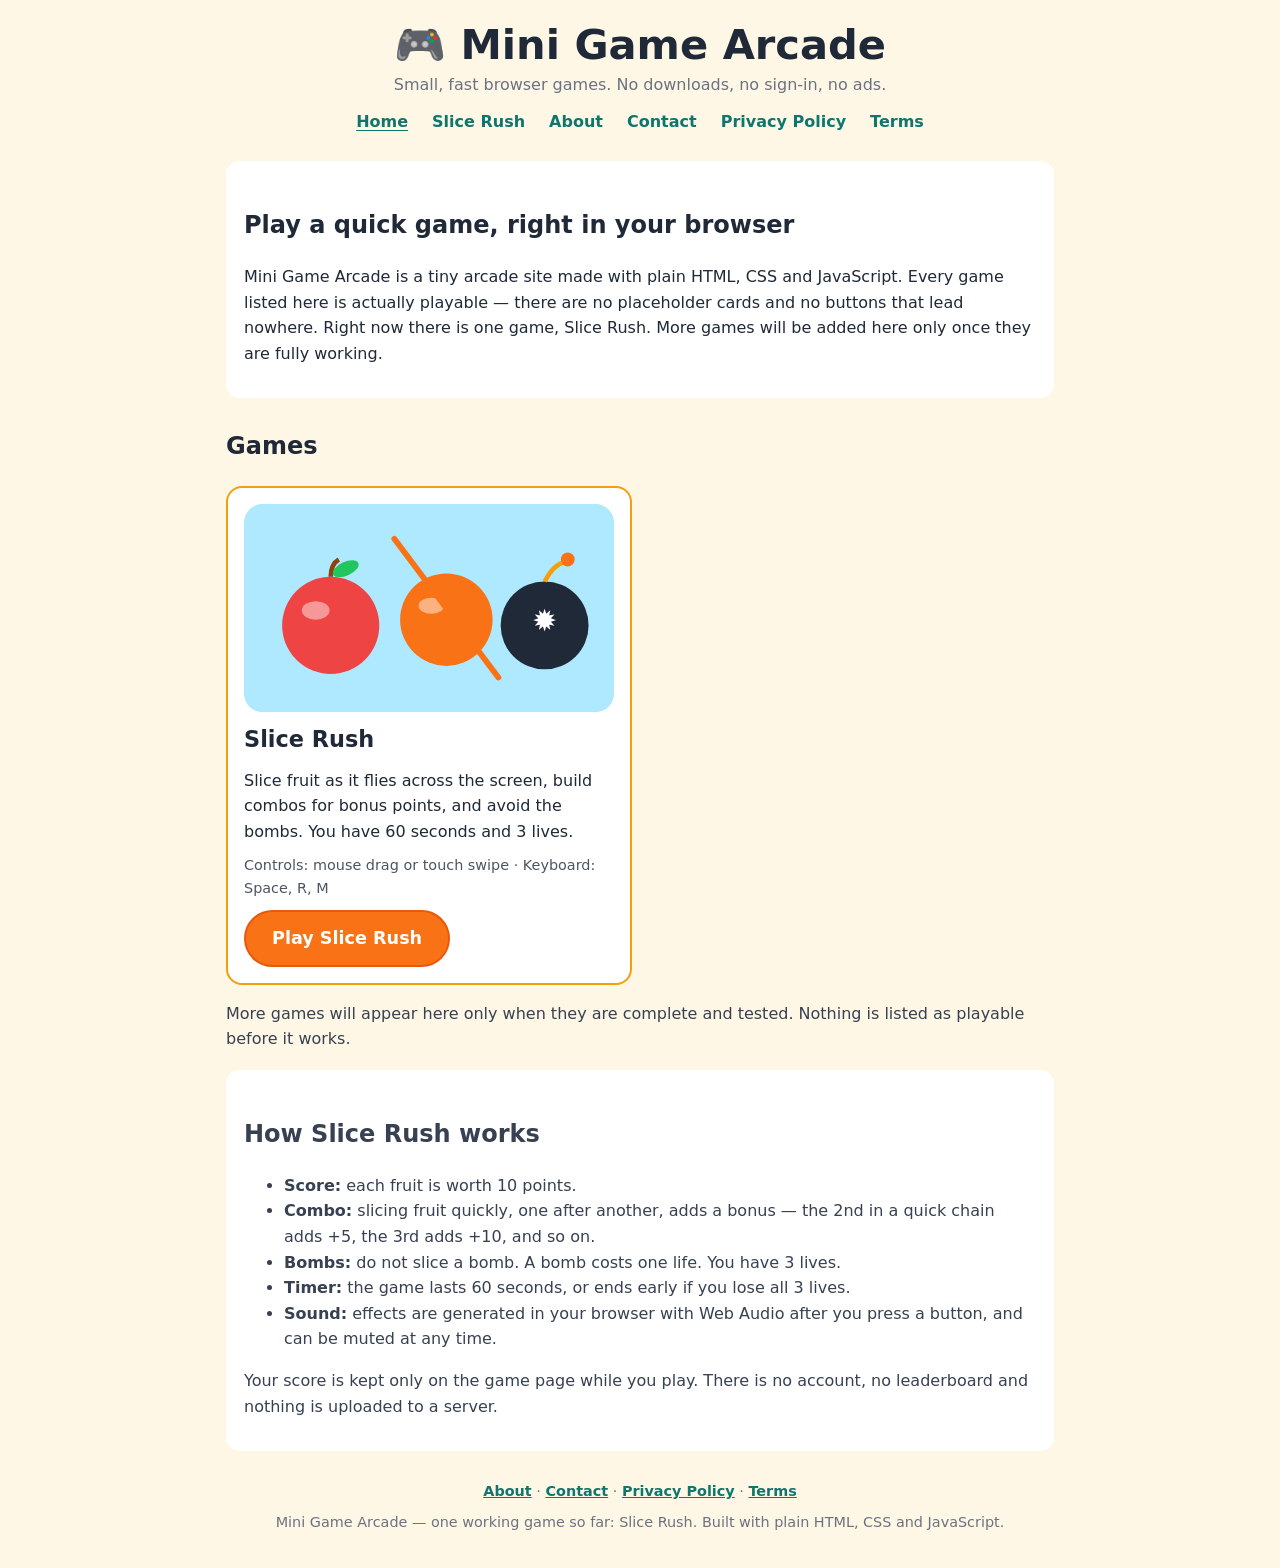
<file: index.html>
<!DOCTYPE html>
<html lang="en">
<head>
<meta charset="UTF-8">
<meta name="viewport" content="width=device-width, initial-scale=1.0, viewport-fit=cover">
<title>Mini Game Arcade — Free browser mini-games</title>
<meta name="description" content="Mini Game Arcade is a small, fast, static arcade site. Play Slice Rush, an original fruit-slicing mini-game, in your browser. No downloads, no sign-in, no ads.">
<link rel="stylesheet" href="styles.css">
</head>
<body>
<a class="skip-link" href="#games">Skip to games</a>
<header class="site-header arcade-header">
  <h1>🎮 Mini Game Arcade</h1>
  <p class="tagline">Small, fast browser games. No downloads, no sign-in, no ads.</p>
  <nav class="site-nav" aria-label="Main navigation">
    <a href="index.html" aria-current="page">Home</a>
    <a href="games/slice-rush/">Slice Rush</a>
    <a href="about.html">About</a>
    <a href="contact.html">Contact</a>
    <a href="privacy.html">Privacy Policy</a>
    <a href="terms.html">Terms</a>
  </nav>
</header>

<main class="page-shell">
  <section class="intro">
    <h2>Play a quick game, right in your browser</h2>
    <p>Mini Game Arcade is a tiny arcade site made with plain HTML, CSS and JavaScript. Every game listed here is actually playable — there are no placeholder cards and no buttons that lead nowhere. Right now there is one game, Slice Rush. More games will be added here only once they are fully working.</p>
  </section>

  <section id="games" aria-labelledby="games-heading">
    <h2 id="games-heading">Games</h2>
    <div class="game-grid">
      <article class="game-card">
        <div class="thumb" role="img" aria-label="Original illustration: three simple code-drawn fruits, one sliced in half, and a dark bomb to avoid">
          <svg viewBox="0 0 320 180" xmlns="http://www.w3.org/2000/svg" aria-hidden="true">
            <rect width="320" height="180" rx="16" fill="#aee9ff"/>
            <circle cx="75" cy="105" r="42" fill="#ef4444"/>
            <ellipse cx="62" cy="92" rx="12" ry="8" fill="#ffffff" opacity="0.45"/>
            <path d="M75 63 Q75 52 82 48" stroke="#92400e" stroke-width="4" fill="none"/>
            <ellipse cx="88" cy="56" rx="12" ry="6" fill="#22c55e" transform="rotate(-25 88 56)"/>
            <circle cx="175" cy="100" r="40" fill="#f97316"/>
            <ellipse cx="162" cy="88" rx="11" ry="7" fill="#ffffff" opacity="0.45"/>
            <circle cx="260" cy="105" r="38" fill="#1f2937"/>
            <path d="M260 67 Q268 52 278 50" stroke="#f59e0b" stroke-width="4" fill="none"/>
            <circle cx="280" cy="48" r="6" fill="#f97316"/>
            <text x="260" y="110" text-anchor="middle" font-size="26" fill="#ffffff">✹</text>
            <line x1="130" y1="30" x2="220" y2="150" stroke="#f97316" stroke-width="5" stroke-linecap="round"/>
          </svg>
        </div>
        <h3>Slice Rush</h3>
        <p>Slice fruit as it flies across the screen, build combos for bonus points, and avoid the bombs. You have 60 seconds and 3 lives.</p>
        <p class="card-meta">Controls: mouse drag or touch swipe &middot; Keyboard: Space, R, M</p>
        <a class="btn primary" href="games/slice-rush/">Play Slice Rush</a>
      </article>
    </div>
    <p class="note">More games will appear here only when they are complete and tested. Nothing is listed as playable before it works.</p>
  </section>

  <section class="how-it-works">
    <h2>How Slice Rush works</h2>
    <ul>
      <li><strong>Score:</strong> each fruit is worth 10 points.</li>
      <li><strong>Combo:</strong> slicing fruit quickly, one after another, adds a bonus — the 2nd in a quick chain adds +5, the 3rd adds +10, and so on.</li>
      <li><strong>Bombs:</strong> do not slice a bomb. A bomb costs one life. You have 3 lives.</li>
      <li><strong>Timer:</strong> the game lasts 60 seconds, or ends early if you lose all 3 lives.</li>
      <li><strong>Sound:</strong> effects are generated in your browser with Web Audio after you press a button, and can be muted at any time.</li>
    </ul>
    <p>Your score is kept only on the game page while you play. There is no account, no leaderboard and nothing is uploaded to a server.</p>
  </section>
</main>

<footer class="site-footer">
  <nav aria-label="Footer navigation">
    <a href="about.html">About</a> &middot;
    <a href="contact.html">Contact</a> &middot;
    <a href="privacy.html">Privacy Policy</a> &middot;
    <a href="terms.html">Terms</a>
  </nav>
  <p>Mini Game Arcade — one working game so far: Slice Rush. Built with plain HTML, CSS and JavaScript.</p>
</footer>
</body>
</html>
</file>
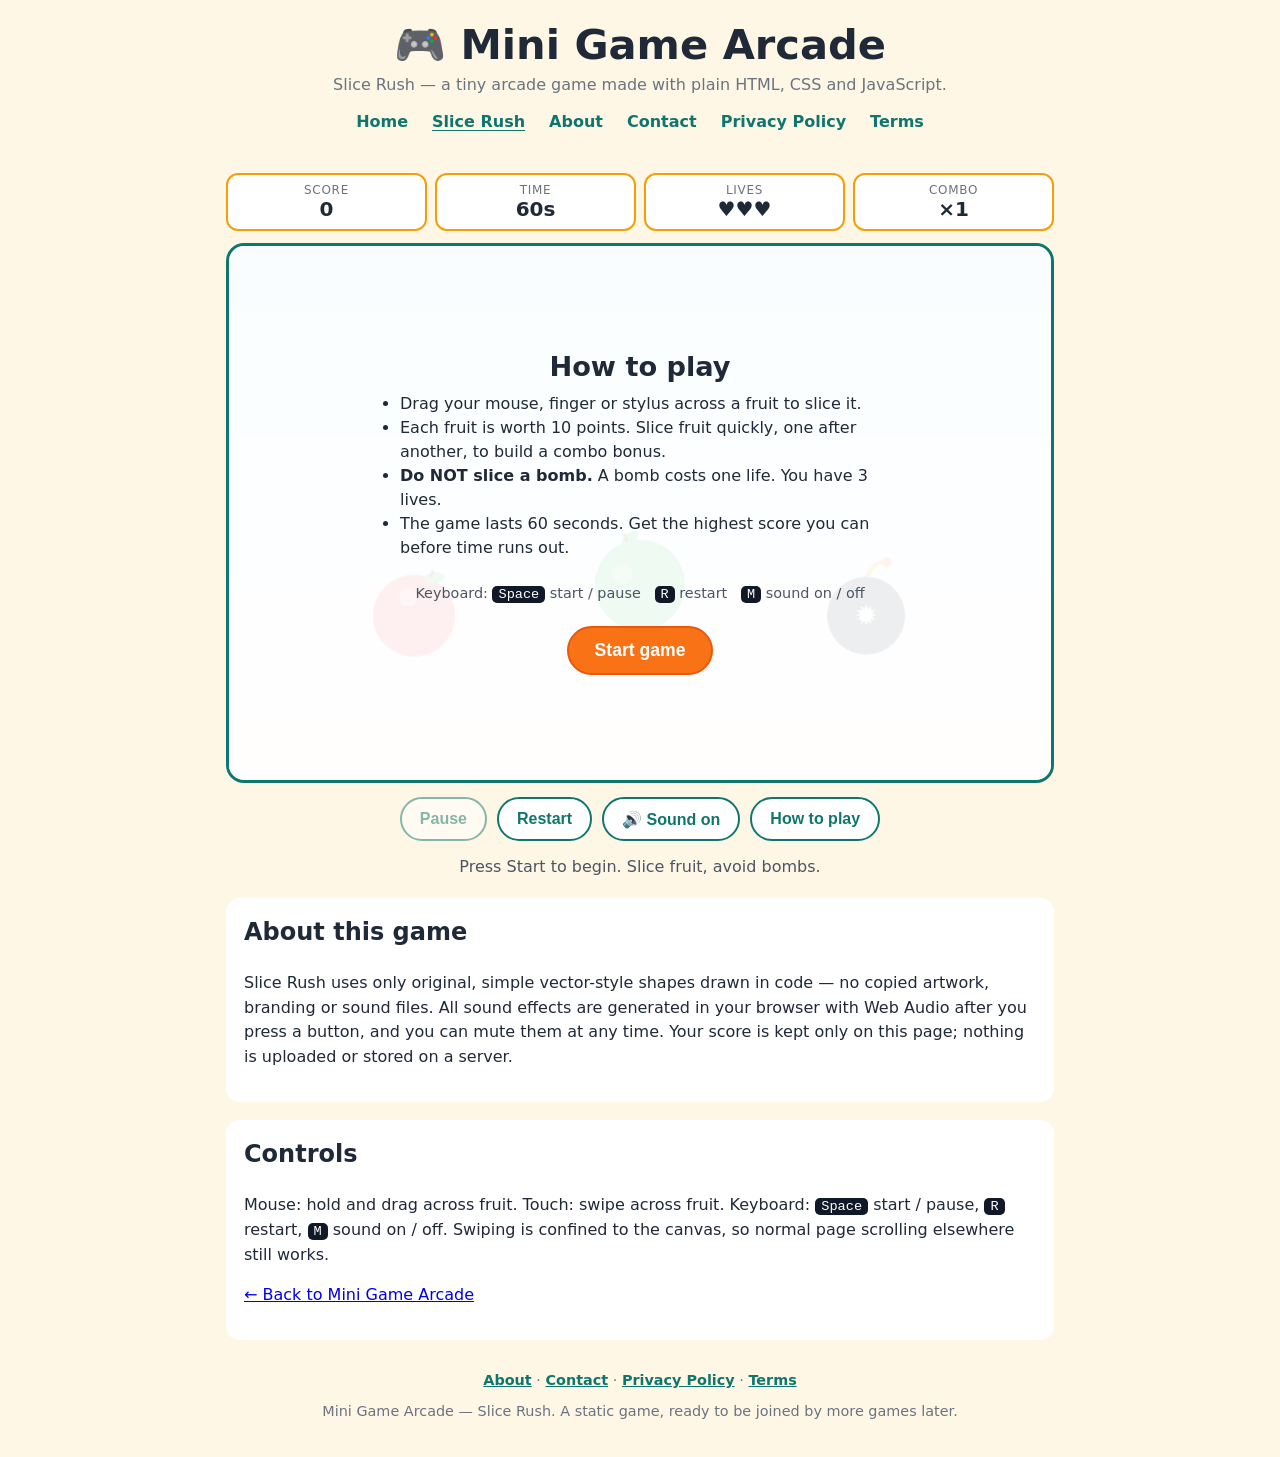
<file: games/slice-rush/index.html>
<!DOCTYPE html>
<html lang="en">
<head>
<meta charset="UTF-8">
<meta name="viewport" content="width=device-width, initial-scale=1.0, viewport-fit=cover">
<title>Slice Rush — Mini Game Arcade</title>
<meta name="description" content="Slice Rush is a free, original fruit-slicing mini-game. Slice fruit, build combos, and avoid the bombs. No downloads, no sign-in.">
<link rel="stylesheet" href="../../styles.css">
</head>
<body>
<a class="skip-link" href="#gameCanvas">Skip to game</a>
<header class="site-header arcade-header">
  <h1>🎮 Mini Game Arcade</h1>
  <p class="tagline">Slice Rush — a tiny arcade game made with plain HTML, CSS and JavaScript.</p>
  <nav class="site-nav" aria-label="Main navigation">
    <a href="../../index.html">Home</a>
    <a href="./" aria-current="page">Slice Rush</a>
    <a href="../../about.html">About</a>
    <a href="../../contact.html">Contact</a>
    <a href="../../privacy.html">Privacy Policy</a>
    <a href="../../terms.html">Terms</a>
  </nav>
</header>

<main class="game-shell">
  <section class="hud" aria-label="Game status">
    <div class="stat"><span class="label">Score</span><strong id="score">0</strong></div>
    <div class="stat"><span class="label">Time</span><strong id="time">60s</strong></div>
    <div class="stat"><span class="label">Lives</span><strong id="lives">♥♥♥</strong></div>
    <div class="stat"><span class="label">Combo</span><strong id="combo">×1</strong></div>
  </section>

  <section class="game-area" aria-label="Slice Rush game area">
    <canvas id="gameCanvas" width="800" height="520" aria-label="Fruit slicing play area. Drag across fruit to slice it."></canvas>

    <div id="overlay" class="overlay" role="dialog" aria-modal="true" aria-labelledby="overlayTitle">
      <h2 id="overlayTitle">How to play</h2>
      <ul>
        <li>Drag your mouse, finger or stylus across a fruit to slice it.</li>
        <li>Each fruit is worth 10 points. Slice fruit quickly, one after another, to build a combo bonus.</li>
        <li><strong>Do NOT slice a bomb.</strong> A bomb costs one life. You have 3 lives.</li>
        <li>The game lasts 60 seconds. Get the highest score you can before time runs out.</li>
      </ul>
      <p class="keys">Keyboard: <kbd>Space</kbd> start / pause &nbsp; <kbd>R</kbd> restart &nbsp; <kbd>M</kbd> sound on / off</p>
      <button id="startBtn" class="btn primary" type="button">Start game</button>
    </div>

    <div id="gameOver" class="overlay hidden" role="dialog" aria-modal="true" aria-labelledby="gameOverTitle">
      <h2 id="gameOverTitle">Game over</h2>
      <p id="finalScore">Score: 0</p>
      <p id="finalNote">Nice slicing!</p>
      <button id="playAgainBtn" class="btn primary" type="button">Play again</button>
    </div>

    <div id="pausedNote" class="paused-badge hidden" aria-live="polite">Paused</div>
  </section>

  <section class="controls" aria-label="Game controls">
    <button id="pauseBtn" class="btn" type="button" disabled>Pause</button>
    <button id="restartBtn" class="btn" type="button">Restart</button>
    <button id="soundBtn" class="btn" type="button" aria-pressed="true">🔊 Sound on</button>
    <button id="helpBtn" class="btn" type="button">How to play</button>
  </section>

  <p id="status" class="status" aria-live="polite">Press Start to begin. Slice fruit, avoid bombs.</p>

  <section class="about">
    <h2>About this game</h2>
    <p>Slice Rush uses only original, simple vector-style shapes drawn in code — no copied artwork, branding or sound files. All sound effects are generated in your browser with Web Audio after you press a button, and you can mute them at any time. Your score is kept only on this page; nothing is uploaded or stored on a server.</p>
  </section>

  <section class="about">
    <h2>Controls</h2>
    <p>Mouse: hold and drag across fruit. Touch: swipe across fruit. Keyboard: <kbd>Space</kbd> start / pause, <kbd>R</kbd> restart, <kbd>M</kbd> sound on / off. Swiping is confined to the canvas, so normal page scrolling elsewhere still works.</p>
    <p><a href="../../index.html">← Back to Mini Game Arcade</a></p>
  </section>
</main>

<footer class="site-footer">
  <nav aria-label="Footer navigation">
    <a href="../../about.html">About</a> &middot;
    <a href="../../contact.html">Contact</a> &middot;
    <a href="../../privacy.html">Privacy Policy</a> &middot;
    <a href="../../terms.html">Terms</a>
  </nav>
  <p>Mini Game Arcade — Slice Rush. A static game, ready to be joined by more games later.</p>
</footer>

<script src="../../game.js"></script>
</body>
</html>
</file>
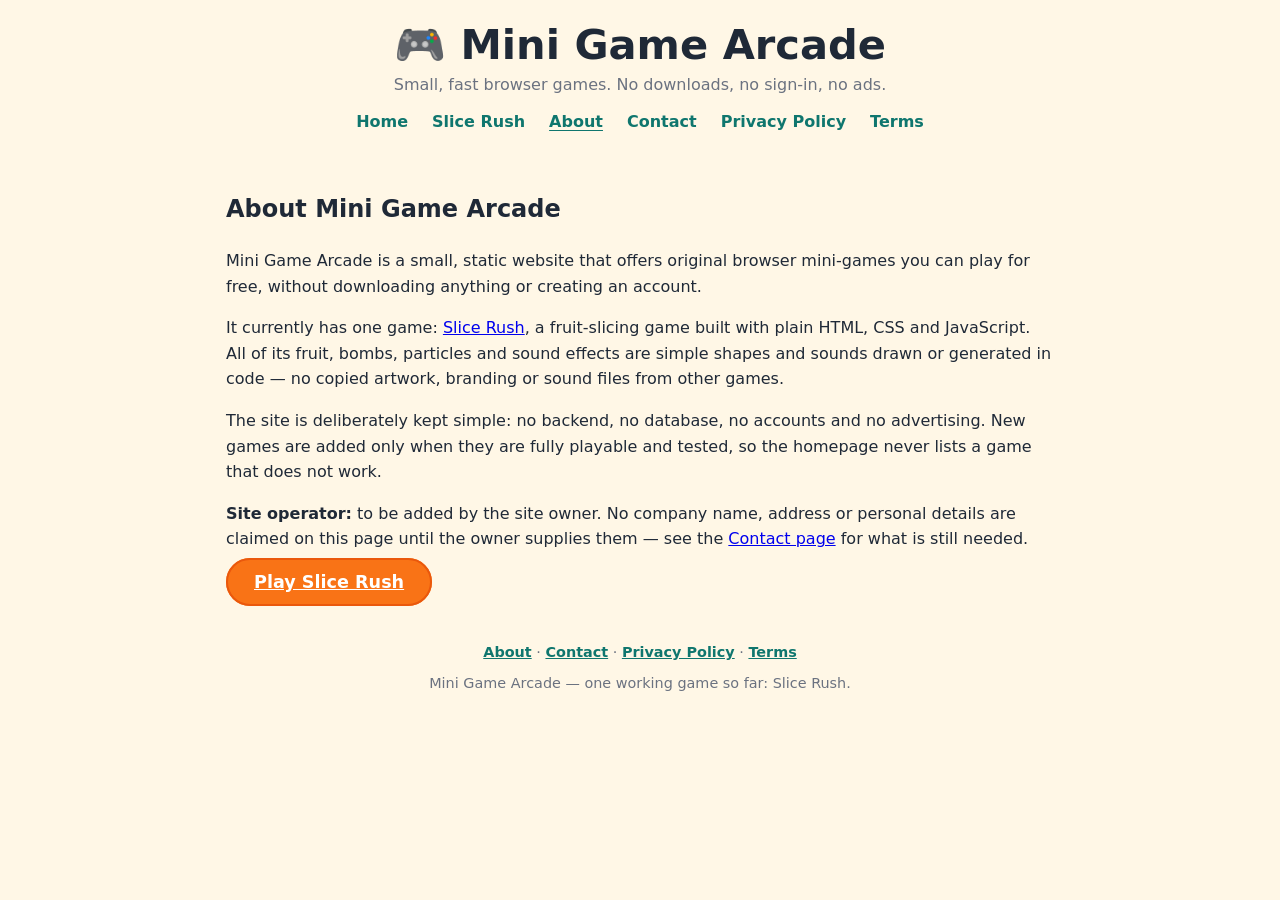
<file: about.html>
<!DOCTYPE html>
<html lang="en">
<head>
<meta charset="UTF-8">
<meta name="viewport" content="width=device-width, initial-scale=1.0, viewport-fit=cover">
<title>About — Mini Game Arcade</title>
<meta name="description" content="About Mini Game Arcade: a small static site with original, playable browser mini-games.">
<link rel="stylesheet" href="styles.css">
</head>
<body>
<a class="skip-link" href="#main">Skip to content</a>
<header class="site-header arcade-header">
  <h1>🎮 Mini Game Arcade</h1>
  <p class="tagline">Small, fast browser games. No downloads, no sign-in, no ads.</p>
  <nav class="site-nav" aria-label="Main navigation">
    <a href="index.html">Home</a>
    <a href="games/slice-rush/">Slice Rush</a>
    <a href="about.html" aria-current="page">About</a>
    <a href="contact.html">Contact</a>
    <a href="privacy.html">Privacy Policy</a>
    <a href="terms.html">Terms</a>
  </nav>
</header>
<main class="page-shell" id="main">
  <h2>About Mini Game Arcade</h2>
  <p>Mini Game Arcade is a small, static website that offers original browser mini-games you can play for free, without downloading anything or creating an account.</p>
  <p>It currently has one game: <a href="games/slice-rush/">Slice Rush</a>, a fruit-slicing game built with plain HTML, CSS and JavaScript. All of its fruit, bombs, particles and sound effects are simple shapes and sounds drawn or generated in code — no copied artwork, branding or sound files from other games.</p>
  <p>The site is deliberately kept simple: no backend, no database, no accounts and no advertising. New games are added only when they are fully playable and tested, so the homepage never lists a game that does not work.</p>
  <p><strong>Site operator:</strong> to be added by the site owner. No company name, address or personal details are claimed on this page until the owner supplies them — see the <a href="contact.html">Contact page</a> for what is still needed.</p>
  <p><a class="btn primary" href="games/slice-rush/">Play Slice Rush</a></p>
</main>
<footer class="site-footer">
  <nav aria-label="Footer navigation">
    <a href="about.html">About</a> &middot;
    <a href="contact.html">Contact</a> &middot;
    <a href="privacy.html">Privacy Policy</a> &middot;
    <a href="terms.html">Terms</a>
  </nav>
  <p>Mini Game Arcade — one working game so far: Slice Rush.</p>
</footer>
</body>
</html>
</file>
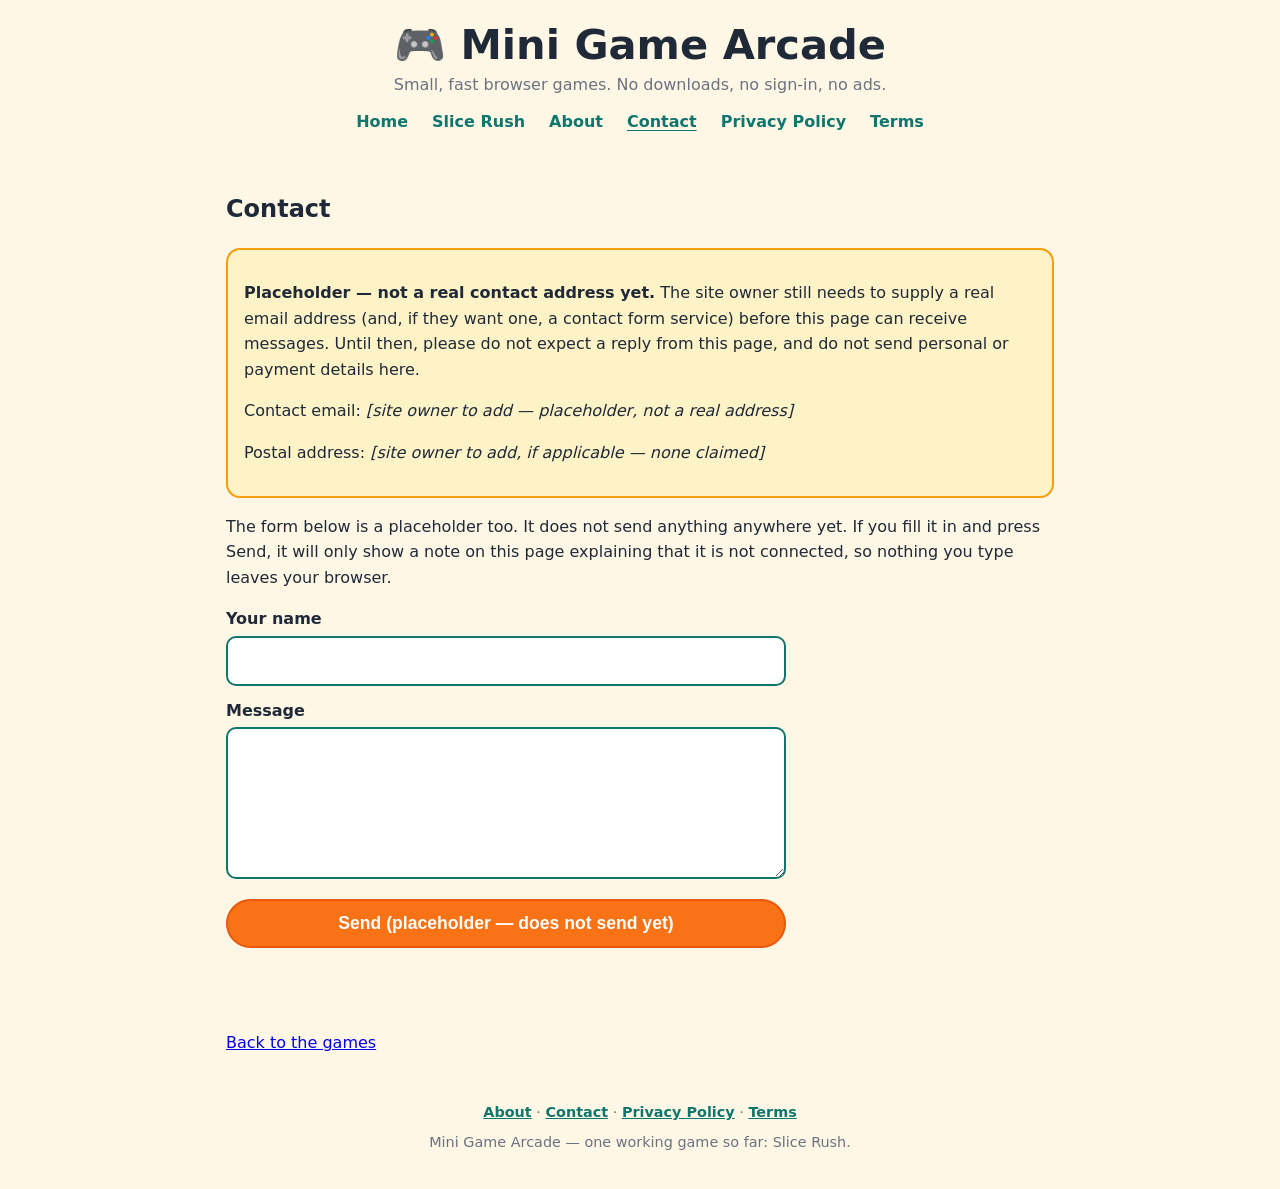
<file: contact.html>
<!DOCTYPE html>
<html lang="en">
<head>
<meta charset="UTF-8">
<meta name="viewport" content="width=device-width, initial-scale=1.0, viewport-fit=cover">
<title>Contact — Mini Game Arcade</title>
<meta name="description" content="Contact Mini Game Arcade. The contact details on this page are placeholders until the site owner adds real ones.">
<link rel="stylesheet" href="styles.css">
</head>
<body>
<a class="skip-link" href="#main">Skip to content</a>
<header class="site-header arcade-header">
  <h1>🎮 Mini Game Arcade</h1>
  <p class="tagline">Small, fast browser games. No downloads, no sign-in, no ads.</p>
  <nav class="site-nav" aria-label="Main navigation">
    <a href="index.html">Home</a>
    <a href="games/slice-rush/">Slice Rush</a>
    <a href="about.html">About</a>
    <a href="contact.html" aria-current="page">Contact</a>
    <a href="privacy.html">Privacy Policy</a>
    <a href="terms.html">Terms</a>
  </nav>
</header>
<main class="page-shell" id="main">
  <h2>Contact</h2>
  <div class="callout" role="note">
    <p><strong>Placeholder — not a real contact address yet.</strong> The site owner still needs to supply a real email address (and, if they want one, a contact form service) before this page can receive messages. Until then, please do not expect a reply from this page, and do not send personal or payment details here.</p>
    <p>Contact email: <em>[site owner to add — placeholder, not a real address]</em></p>
    <p>Postal address: <em>[site owner to add, if applicable — none claimed]</em></p>
  </div>
  <p>The form below is a placeholder too. It does not send anything anywhere yet. If you fill it in and press Send, it will only show a note on this page explaining that it is not connected, so nothing you type leaves your browser.</p>
  <form id="contactForm" class="contact-form" novalidate>
    <div>
      <label for="contactName">Your name</label>
      <input id="contactName" name="name" type="text" autocomplete="name">
    </div>
    <div>
      <label for="contactMessage">Message</label>
      <textarea id="contactMessage" name="message" rows="5"></textarea>
    </div>
    <button class="btn primary" type="submit">Send (placeholder — does not send yet)</button>
    <p id="contactNote" class="status" aria-live="polite"></p>
  </form>
  <p><a href="index.html">Back to the games</a></p>
</main>
<footer class="site-footer">
  <nav aria-label="Footer navigation">
    <a href="about.html">About</a> &middot;
    <a href="contact.html">Contact</a> &middot;
    <a href="privacy.html">Privacy Policy</a> &middot;
    <a href="terms.html">Terms</a>
  </nav>
  <p>Mini Game Arcade — one working game so far: Slice Rush.</p>
</footer>
<script src="site.js"></script>
</body>
</html>
</file>
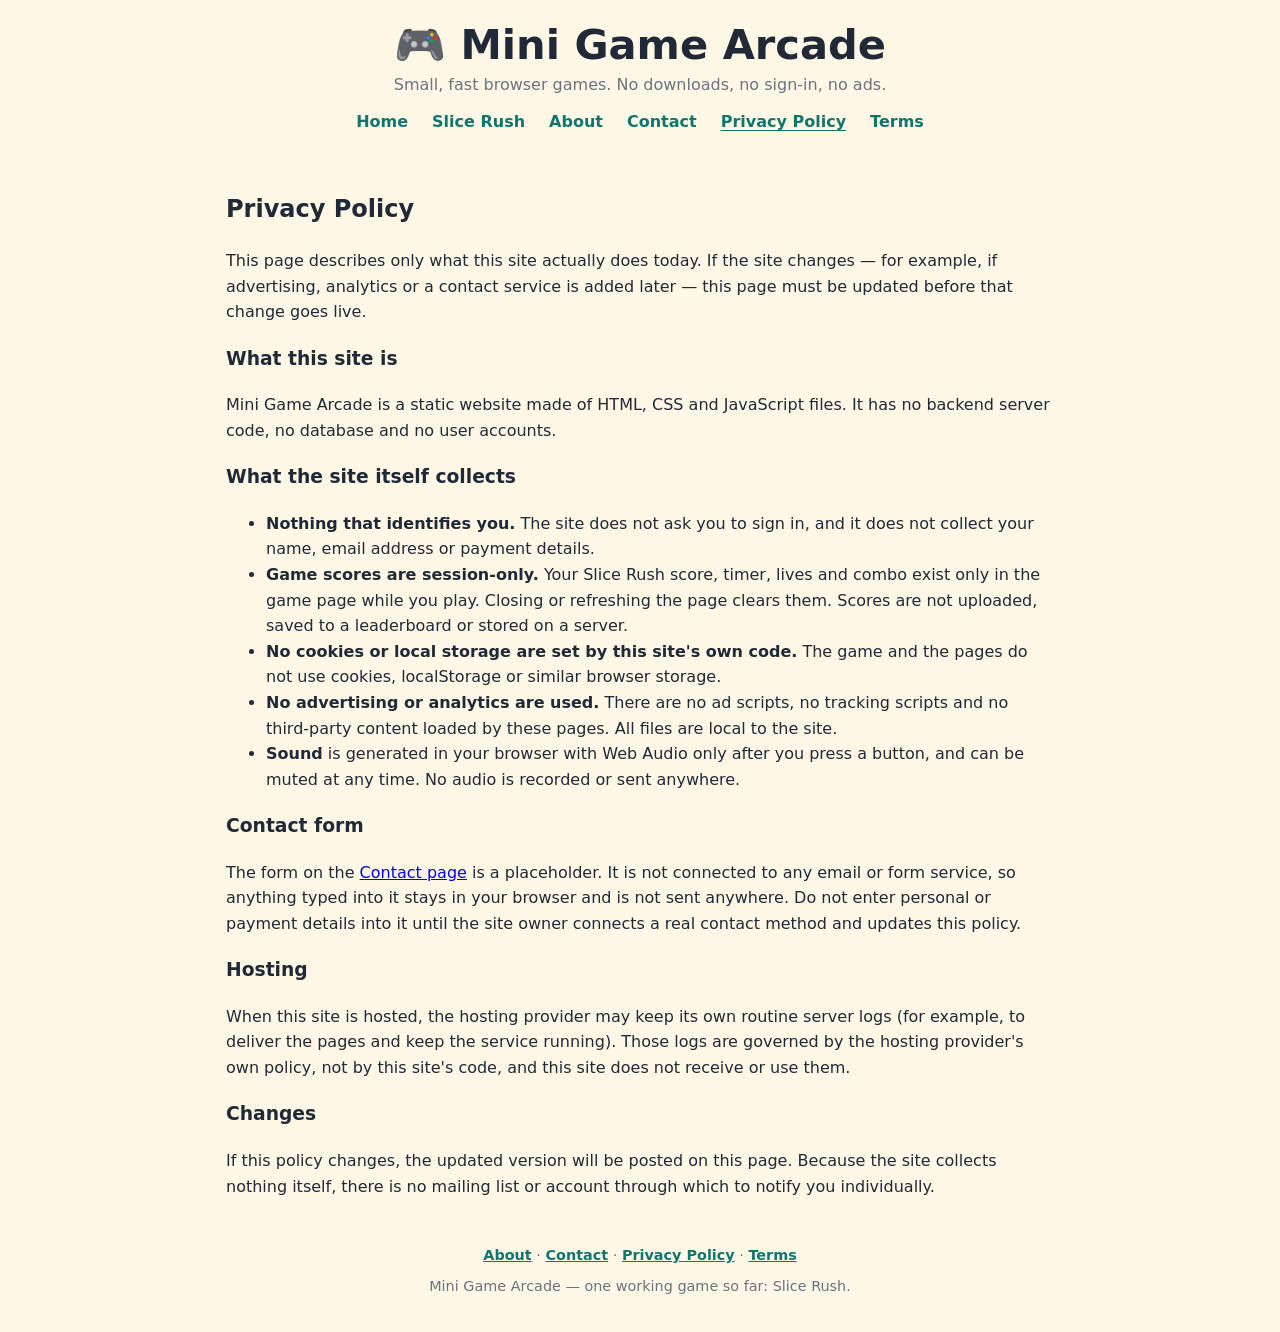
<file: privacy.html>
<!DOCTYPE html>
<html lang="en">
<head>
<meta charset="UTF-8">
<meta name="viewport" content="width=device-width, initial-scale=1.0, viewport-fit=cover">
<title>Privacy Policy — Mini Game Arcade</title>
<meta name="description" content="Privacy Policy for Mini Game Arcade: a static site with no backend, no accounts, no ads and no tracking described here.">
<link rel="stylesheet" href="styles.css">
</head>
<body>
<a class="skip-link" href="#main">Skip to content</a>
<header class="site-header arcade-header">
  <h1>🎮 Mini Game Arcade</h1>
  <p class="tagline">Small, fast browser games. No downloads, no sign-in, no ads.</p>
  <nav class="site-nav" aria-label="Main navigation">
    <a href="index.html">Home</a>
    <a href="games/slice-rush/">Slice Rush</a>
    <a href="about.html">About</a>
    <a href="contact.html">Contact</a>
    <a href="privacy.html" aria-current="page">Privacy Policy</a>
    <a href="terms.html">Terms</a>
  </nav>
</header>
<main class="page-shell" id="main">
  <h2>Privacy Policy</h2>
  <p>This page describes only what this site actually does today. If the site changes — for example, if advertising, analytics or a contact service is added later — this page must be updated before that change goes live.</p>
  <h3>What this site is</h3>
  <p>Mini Game Arcade is a static website made of HTML, CSS and JavaScript files. It has no backend server code, no database and no user accounts.</p>
  <h3>What the site itself collects</h3>
  <ul>
    <li><strong>Nothing that identifies you.</strong> The site does not ask you to sign in, and it does not collect your name, email address or payment details.</li>
    <li><strong>Game scores are session-only.</strong> Your Slice Rush score, timer, lives and combo exist only in the game page while you play. Closing or refreshing the page clears them. Scores are not uploaded, saved to a leaderboard or stored on a server.</li>
    <li><strong>No cookies or local storage are set by this site's own code.</strong> The game and the pages do not use cookies, localStorage or similar browser storage.</li>
    <li><strong>No advertising or analytics are used.</strong> There are no ad scripts, no tracking scripts and no third-party content loaded by these pages. All files are local to the site.</li>
    <li><strong>Sound</strong> is generated in your browser with Web Audio only after you press a button, and can be muted at any time. No audio is recorded or sent anywhere.</li>
  </ul>
  <h3>Contact form</h3>
  <p>The form on the <a href="contact.html">Contact page</a> is a placeholder. It is not connected to any email or form service, so anything typed into it stays in your browser and is not sent anywhere. Do not enter personal or payment details into it until the site owner connects a real contact method and updates this policy.</p>
  <h3>Hosting</h3>
  <p>When this site is hosted, the hosting provider may keep its own routine server logs (for example, to deliver the pages and keep the service running). Those logs are governed by the hosting provider's own policy, not by this site's code, and this site does not receive or use them.</p>
  <h3>Changes</h3>
  <p>If this policy changes, the updated version will be posted on this page. Because the site collects nothing itself, there is no mailing list or account through which to notify you individually.</p>
</main>
<footer class="site-footer">
  <nav aria-label="Footer navigation">
    <a href="about.html">About</a> &middot;
    <a href="contact.html">Contact</a> &middot;
    <a href="privacy.html">Privacy Policy</a> &middot;
    <a href="terms.html">Terms</a>
  </nav>
  <p>Mini Game Arcade — one working game so far: Slice Rush.</p>
</footer>
</body>
</html>
</file>
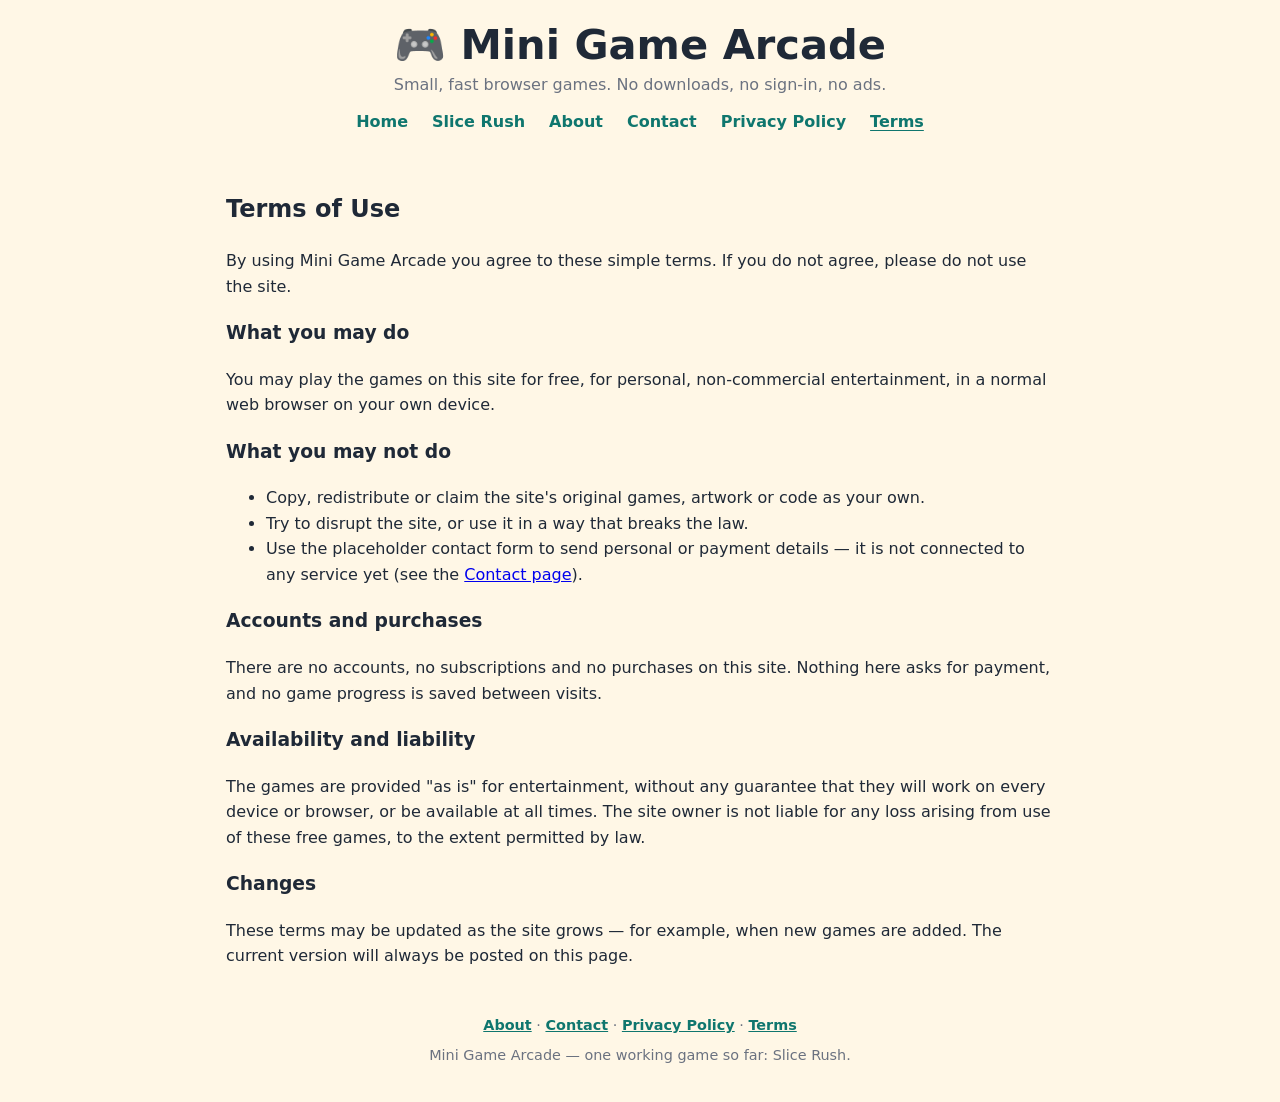
<file: terms.html>
<!DOCTYPE html>
<html lang="en">
<head>
<meta charset="UTF-8">
<meta name="viewport" content="width=device-width, initial-scale=1.0, viewport-fit=cover">
<title>Terms — Mini Game Arcade</title>
<meta name="description" content="Terms of use for Mini Game Arcade: free, personal, non-commercial play of original browser games.">
<link rel="stylesheet" href="styles.css">
</head>
<body>
<a class="skip-link" href="#main">Skip to content</a>
<header class="site-header arcade-header">
  <h1>🎮 Mini Game Arcade</h1>
  <p class="tagline">Small, fast browser games. No downloads, no sign-in, no ads.</p>
  <nav class="site-nav" aria-label="Main navigation">
    <a href="index.html">Home</a>
    <a href="games/slice-rush/">Slice Rush</a>
    <a href="about.html">About</a>
    <a href="contact.html">Contact</a>
    <a href="privacy.html">Privacy Policy</a>
    <a href="terms.html" aria-current="page">Terms</a>
  </nav>
</header>
<main class="page-shell" id="main">
  <h2>Terms of Use</h2>
  <p>By using Mini Game Arcade you agree to these simple terms. If you do not agree, please do not use the site.</p>
  <h3>What you may do</h3>
  <p>You may play the games on this site for free, for personal, non-commercial entertainment, in a normal web browser on your own device.</p>
  <h3>What you may not do</h3>
  <ul>
    <li>Copy, redistribute or claim the site's original games, artwork or code as your own.</li>
    <li>Try to disrupt the site, or use it in a way that breaks the law.</li>
    <li>Use the placeholder contact form to send personal or payment details — it is not connected to any service yet (see the <a href="contact.html">Contact page</a>).</li>
  </ul>
  <h3>Accounts and purchases</h3>
  <p>There are no accounts, no subscriptions and no purchases on this site. Nothing here asks for payment, and no game progress is saved between visits.</p>
  <h3>Availability and liability</h3>
  <p>The games are provided "as is" for entertainment, without any guarantee that they will work on every device or browser, or be available at all times. The site owner is not liable for any loss arising from use of these free games, to the extent permitted by law.</p>
  <h3>Changes</h3>
  <p>These terms may be updated as the site grows — for example, when new games are added. The current version will always be posted on this page.</p>
</main>
<footer class="site-footer">
  <nav aria-label="Footer navigation">
    <a href="about.html">About</a> &middot;
    <a href="contact.html">Contact</a> &middot;
    <a href="privacy.html">Privacy Policy</a> &middot;
    <a href="terms.html">Terms</a>
  </nav>
  <p>Mini Game Arcade — one working game so far: Slice Rush.</p>
</footer>
</body>
</html>
</file>
<file: styles.css>
* { box-sizing: border-box; }
:root { color-scheme: light; font-family: system-ui, -apple-system, "Segoe UI", Roboto, Arial, sans-serif; }
body { margin: 0; background: #fff7e6; color: #1f2937; min-height: 100vh; }
.site-header { text-align: center; padding: 20px 16px 8px; }
.site-header h1 { margin: 0; font-size: clamp(1.8rem, 6vw, 2.6rem); }
.tagline { margin: 6px 0 0; color: #6b7280; }
.game-shell { max-width: 860px; margin: 0 auto; padding: 12px 16px 32px; }
.hud { display: grid; grid-template-columns: repeat(4, 1fr); gap: 8px; margin: 12px 0; }
.stat { background: #fff; border: 2px solid #f59e0b; border-radius: 12px; padding: 8px 6px; text-align: center; }
.stat .label { display: block; font-size: 0.75rem; text-transform: uppercase; letter-spacing: 0.06em; color: #6b7280; }
.stat strong { font-size: 1.25rem; }
.game-area { position: relative; background: linear-gradient(180deg, #aee9ff 0%, #e8f9ff 55%, #fff7e6 100%); border: 3px solid #0f766e; border-radius: 18px; overflow: hidden; }
#gameCanvas { display: block; width: 100%; height: auto; aspect-ratio: 800 / 520; touch-action: none; cursor: crosshair; background: transparent; }
.overlay { position: absolute; inset: 0; display: flex; flex-direction: column; align-items: center; justify-content: center; gap: 10px; padding: 20px; text-align: center; background: rgba(255, 255, 255, 0.92); }
.overlay h2 { margin: 0; font-size: 1.7rem; }
.overlay ul { text-align: left; max-width: 520px; margin: 0; padding-left: 20px; line-height: 1.5; }
.keys { color: #4b5563; font-size: 0.9rem; }
kbd { background: #111827; color: #fff; border-radius: 5px; padding: 1px 6px; font-size: 0.85rem; }
.hidden { display: none !important; }
.paused-badge { position: absolute; top: 12px; left: 50%; transform: translateX(-50%); background: #111827; color: #fff; padding: 6px 14px; border-radius: 999px; font-weight: 700; }
.controls { display: flex; flex-wrap: wrap; gap: 10px; justify-content: center; margin: 14px 0 6px; }
.btn { min-height: 44px; padding: 10px 18px; border-radius: 999px; border: 2px solid #0f766e; background: #fff; color: #0f766e; font-size: 1rem; font-weight: 700; cursor: pointer; }
.btn:hover:not(:disabled) { background: #ecfeff; }
.btn:disabled { opacity: 0.5; cursor: not-allowed; }
.btn.primary { background: #f97316; border-color: #ea580c; color: #fff; font-size: 1.1rem; padding: 12px 26px; }
.btn.primary:hover { background: #ea580c; }
.btn:focus-visible, #gameCanvas:focus-visible { outline: 3px solid #f97316; outline-offset: 3px; }
.status { text-align: center; color: #4b5563; min-height: 1.4em; }
.about { background: #fff; border-radius: 14px; padding: 16px 18px; line-height: 1.55; margin-top: 18px; }
.about h2 { margin-top: 0; }
.site-footer { text-align: center; color: #6b7280; padding: 0 16px 24px; font-size: 0.9rem; }
@media (max-width: 520px) {
  .game-shell { padding: 8px 10px 24px; }
  .hud { grid-template-columns: repeat(2, 1fr); }
  .stat strong { font-size: 1.1rem; }
  .overlay { padding: 14px; gap: 8px; overflow-y: auto; }
  .overlay ul { font-size: 0.92rem; }
  .controls .btn { flex: 1 1 40%; }
}

/* Mini Game Arcade — homepage, info pages, navigation */
.skip-link { position: absolute; left: -9999px; top: 0; background: #111827; color: #fff; padding: 10px 16px; z-index: 10; }
.skip-link:focus { left: 8px; top: 8px; }
.arcade-header { padding-bottom: 12px; }
.site-nav { display: flex; flex-wrap: wrap; gap: 6px 16px; justify-content: center; margin-top: 12px; }
.site-nav a { color: #0f766e; font-weight: 700; text-decoration: none; padding: 6px 4px; border-radius: 6px; }
.site-nav a:hover, .site-nav a:focus-visible { text-decoration: underline; }
.site-nav a[aria-current="page"] { text-decoration: underline; text-underline-offset: 3px; }
.page-shell { max-width: 860px; margin: 0 auto; padding: 12px 16px 32px; line-height: 1.6; }
.page-shell h2 { margin-top: 1.2em; }
.intro { background: #fff; border-radius: 14px; padding: 16px 18px; }
.game-grid { display: grid; grid-template-columns: repeat(auto-fill, minmax(280px, 1fr)); gap: 16px; margin: 12px 0; }
.game-card { background: #fff; border: 2px solid #f59e0b; border-radius: 16px; padding: 16px; display: flex; flex-direction: column; gap: 10px; }
.game-card h3 { margin: 0; font-size: 1.4rem; }
.game-card p { margin: 0; }
.game-card .btn { align-self: flex-start; text-decoration: none; text-align: center; }
.thumb svg { display: block; width: 100%; height: auto; border-radius: 12px; }
.card-meta { color: #4b5563; font-size: 0.9rem; }
.note, .how-it-works { color: #374151; }
.how-it-works { background: #fff; border-radius: 14px; padding: 16px 18px; margin-top: 18px; }
.callout { background: #fef3c7; border: 2px solid #f59e0b; border-radius: 14px; padding: 14px 16px; }
.contact-form { display: grid; gap: 12px; max-width: 560px; margin: 16px 0; }
.contact-form label { display: block; font-weight: 700; margin-bottom: 4px; }
.contact-form input, .contact-form textarea { width: 100%; padding: 10px 12px; border: 2px solid #0f766e; border-radius: 10px; font: inherit; }
.site-footer nav a { color: #0f766e; font-weight: 700; }
a:focus-visible, .btn:focus-visible, input:focus-visible, textarea:focus-visible { outline: 3px solid #f97316; outline-offset: 3px; }
@media (max-width: 520px) {
  .site-nav { gap: 4px 12px; }
  .page-shell { padding: 8px 10px 24px; }
}
</file>
